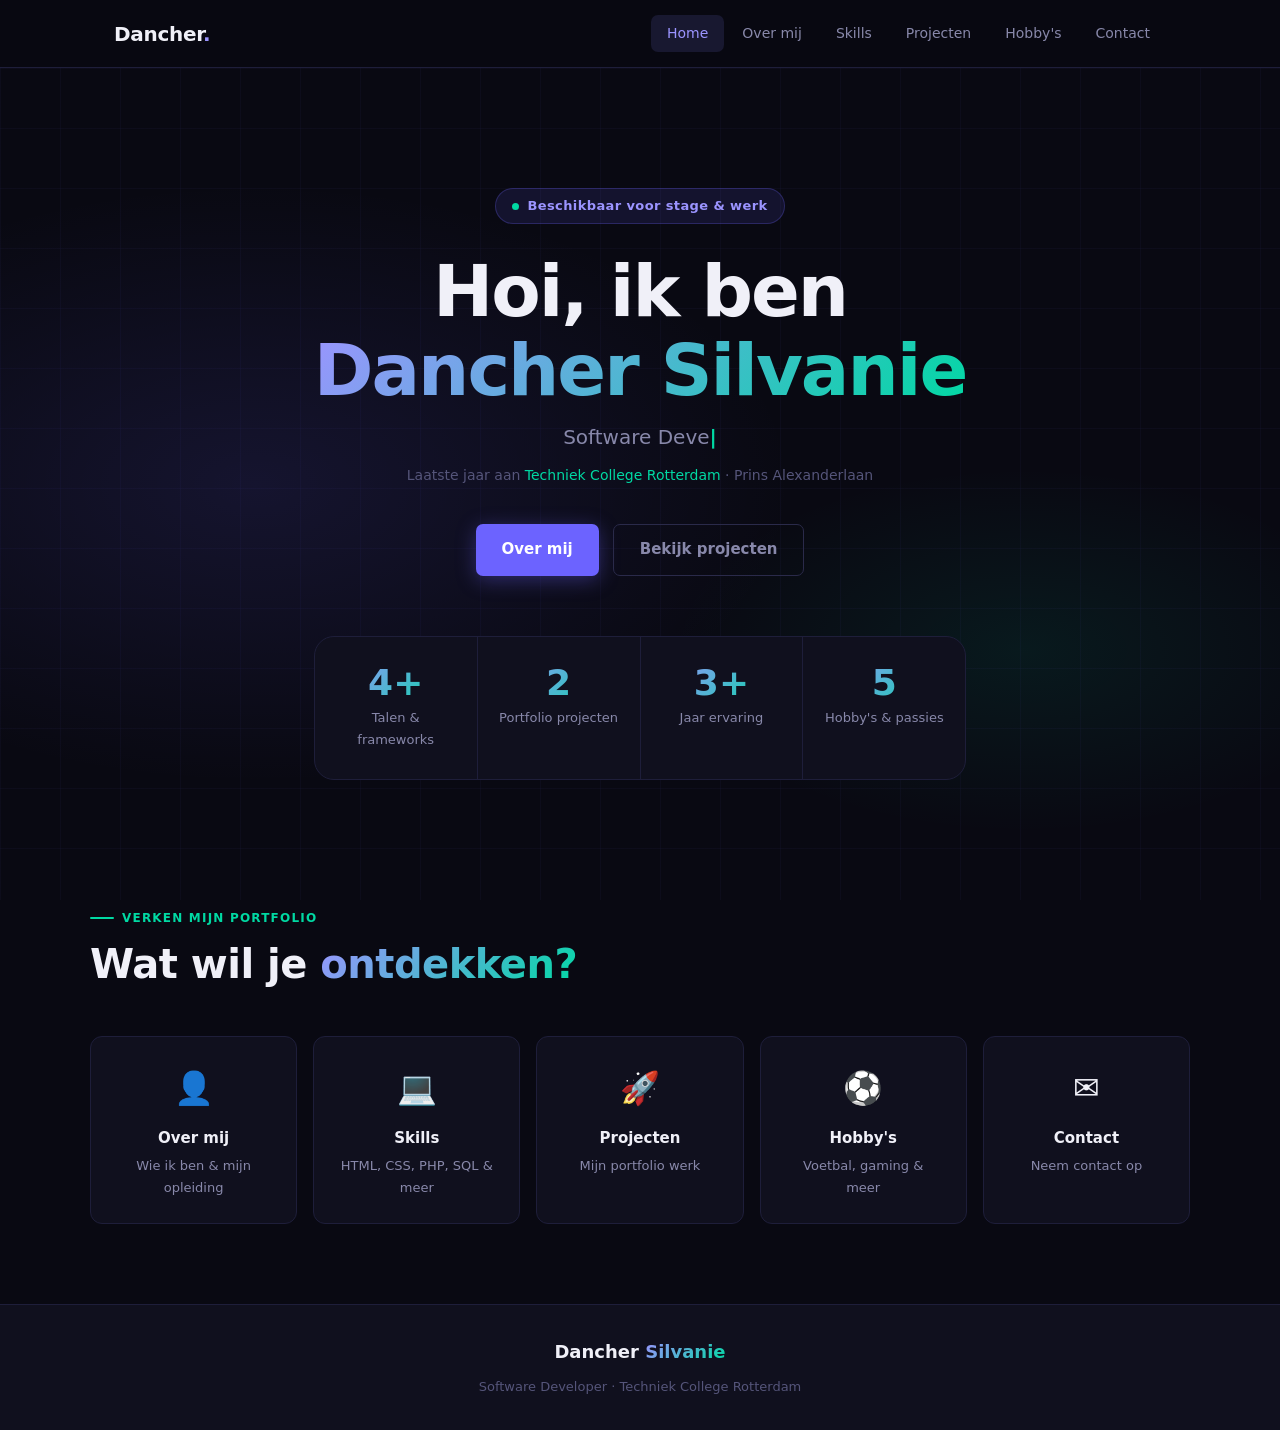
<file: project-portfolio/index.html>
<!DOCTYPE html>
<html lang="nl">
<head>
    <meta charset="UTF-8">
    <meta name="viewport" content="width=device-width, initial-scale=1.0">
    <title>Dancher Silvanie — Portfolio</title>
    <link rel="stylesheet" href="css/style.css">
</head>
<body>

<!-- NAVBAR -->
<nav class="navbar">
    <div class="nav-inner">
        <a href="index.html" class="nav-logo">Dancher<span>.</span></a>
        <ul class="nav-links">
            <li><a href="index.html"    class="active">Home</a></li>
            <li><a href="about.html">Over mij</a></li>
            <li><a href="skills.html">Skills</a></li>
            <li><a href="projects.html">Projecten</a></li>
            <li><a href="hobbies.html">Hobby's</a></li>
            <li><a href="contact.html">Contact</a></li>
        </ul>
        <button class="nav-toggle" id="navToggle" aria-label="Menu">
            <span></span><span></span><span></span>
        </button>
    </div>
</nav>

<!-- HERO -->
<div class="page-wrap">
    <section class="hero">
        <div class="hero-bg"></div>
        <div class="hero-grid"></div>

        <div class="hero-content">
            <div class="hero-badge fade-in">
                <span class="dot"></span>
                Beschikbaar voor stage & werk
            </div>

            <h1 class="fade-in fade-in-delay-1">
                <span class="first">Hoi, ik ben</span><br>
                <span class="last">Dancher Silvanie</span>
            </h1>

            <p class="hero-sub fade-in fade-in-delay-2">
                <span id="typedRole">Software Developer</span><span style="color:var(--teal);font-weight:700;">|</span>
            </p>
            <p class="hero-school fade-in fade-in-delay-2">
                Laatste jaar aan <span>Techniek College Rotterdam</span> · Prins Alexanderlaan
            </p>

            <div class="hero-cta fade-in fade-in-delay-3">
                <a href="about.html"    class="btn btn-primary">Over mij</a>
                <a href="projects.html" class="btn btn-outline">Bekijk projecten</a>
            </div>

            <!-- Stats -->
            <div class="stat-strip fade-in fade-in-delay-4">
                <div class="stat-item">
                    <div class="stat-num">4+</div>
                    <div class="stat-text">Talen & frameworks</div>
                </div>
                <div class="stat-item">
                    <div class="stat-num">2</div>
                    <div class="stat-text">Portfolio projecten</div>
                </div>
                <div class="stat-item">
                    <div class="stat-num">3+</div>
                    <div class="stat-text">Jaar ervaring</div>
                </div>
                <div class="stat-item">
                    <div class="stat-num">5</div>
                    <div class="stat-text">Hobby's & passies</div>
                </div>
            </div>
        </div>
    </section>

    <!-- QUICK LINKS -->
    <section class="section" style="padding-top:0;">
        <div class="container">
            <div class="section-label fade-in">Verken mijn portfolio</div>
            <h2 class="section-title fade-in fade-in-delay-1">Wat wil je <span>ontdekken?</span></h2>
            <div class="preview-grid">
                <a href="about.html" class="preview-card fade-in fade-in-delay-1">
                    <div class="pc-icon">👤</div>
                    <div class="pc-title">Over mij</div>
                    <div class="pc-sub">Wie ik ben & mijn opleiding</div>
                </a>
                <a href="skills.html" class="preview-card fade-in fade-in-delay-2">
                    <div class="pc-icon">💻</div>
                    <div class="pc-title">Skills</div>
                    <div class="pc-sub">HTML, CSS, PHP, SQL & meer</div>
                </a>
                <a href="projects.html" class="preview-card fade-in fade-in-delay-3">
                    <div class="pc-icon">🚀</div>
                    <div class="pc-title">Projecten</div>
                    <div class="pc-sub">Mijn portfolio werk</div>
                </a>
                <a href="hobbies.html" class="preview-card fade-in fade-in-delay-4">
                    <div class="pc-icon">⚽</div>
                    <div class="pc-title">Hobby's</div>
                    <div class="pc-sub">Voetbal, gaming & meer</div>
                </a>
                <a href="contact.html" class="preview-card fade-in fade-in-delay-5">
                    <div class="pc-icon">✉️</div>
                    <div class="pc-title">Contact</div>
                    <div class="pc-sub">Neem contact op</div>
                </a>
            </div>
        </div>
    </section>
</div>

<!-- FOOTER -->
<footer class="footer">
    <div class="footer-inner">
        <div class="footer-name">Dancher <span>Silvanie</span></div>
        <p>Software Developer · Techniek College Rotterdam</p>
    </div>
</footer>

<script src="js/main.js"></script>
<script>
    // Trigger hero fade-ins immediately
    document.querySelectorAll('.hero .fade-in').forEach((el, i) => {
        setTimeout(() => el.classList.add('visible'), i * 150);
    });
</script>
</body>
</html>
</file>
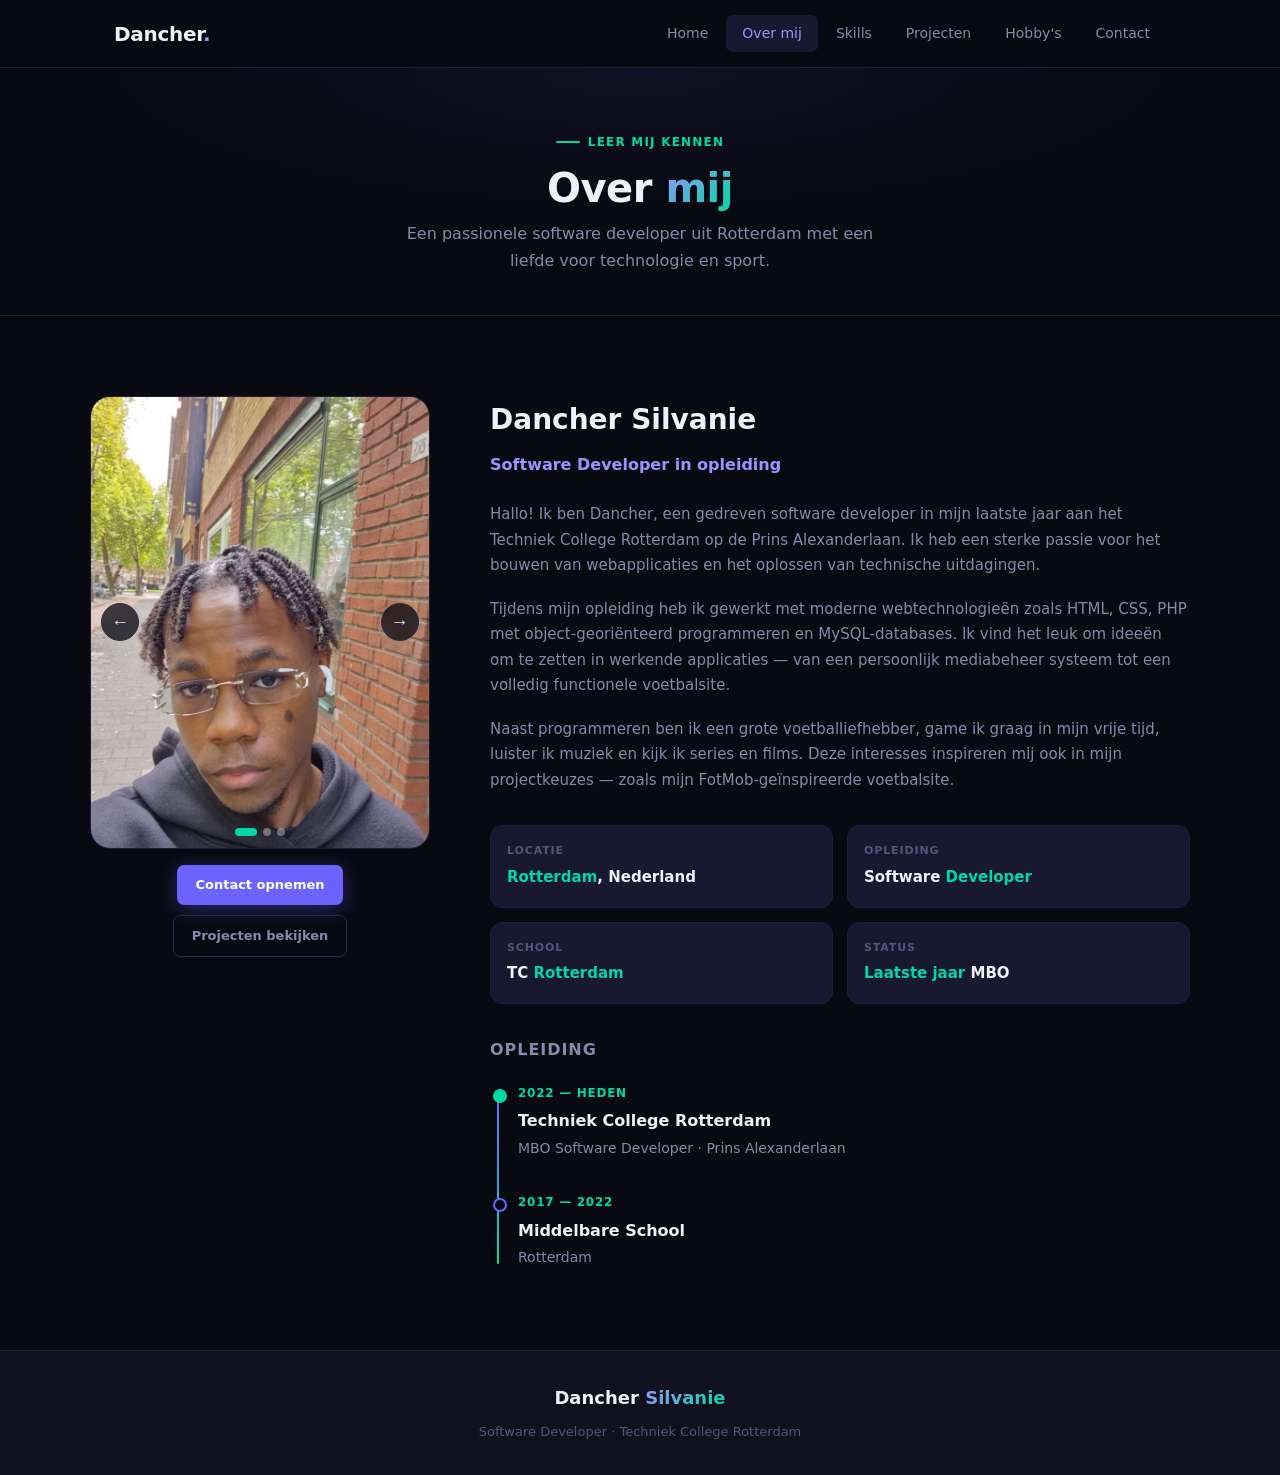
<file: project-portfolio/about.html>
<!DOCTYPE html>
<html lang="nl">
<head>
    <meta charset="UTF-8">
    <meta name="viewport" content="width=device-width, initial-scale=1.0">
    <title>Over mij — Dancher Silvanie</title>
    <link rel="stylesheet" href="css/style.css">
</head>
<body>

<nav class="navbar">
    <div class="nav-inner">
        <a href="index.html" class="nav-logo">Dancher<span>.</span></a>
        <ul class="nav-links">
            <li><a href="index.html">Home</a></li>
            <li><a href="about.html" class="active">Over mij</a></li>
            <li><a href="skills.html">Skills</a></li>
            <li><a href="projects.html">Projecten</a></li>
            <li><a href="hobbies.html">Hobby's</a></li>
            <li><a href="contact.html">Contact</a></li>
        </ul>
        <button class="nav-toggle" id="navToggle" aria-label="Menu">
            <span></span><span></span><span></span>
        </button>
    </div>
</nav>

<div class="page-wrap">
    <!-- Page header -->
    <div class="page-header">
        <div class="section-label">Leer mij kennen</div>
        <h1 class="section-title">Over <span>mij</span></h1>
        <p>Een passionele software developer uit Rotterdam met een liefde voor technologie en sport.</p>
    </div>

    <section class="section">
        <div class="container">
            <div class="about-grid">

                <!-- Foto carousel -->
                <div class="about-photo-wrap">
                    <div class="carousel">
                        <div class="photo-ring"></div>

                        <!-- ── Voeg hier extra foto's toe ── -->
                        <div class="carousel-slides">
                            <div class="carousel-slide active">
                                <img src="images/foto.jpg" alt="Dancher Silvanie">
                            </div>
                            <div class="carousel-slide">
                                <img src="images/foto2.jpg" alt="Dancher Silvanie">
                            </div>
                            <div class="carousel-slide">
                                <img src="images/foto3.jpg" alt="Dancher Silvanie">
                            </div>
                        </div>
                        <!-- ─────────────────────────────── -->

                        <button class="carousel-btn carousel-prev" aria-label="Vorige foto">&#8592;</button>
                        <button class="carousel-btn carousel-next" aria-label="Volgende foto">&#8594;</button>

                        <div class="carousel-dots" id="carouselDots"></div>
                    </div>

                    <div style="margin-top:16px;display:flex;gap:10px;justify-content:center;flex-wrap:wrap;">
                        <a href="contact.html" class="btn btn-primary" style="font-size:13px;padding:9px 18px;">
                            Contact opnemen
                        </a>
                        <a href="projects.html" class="btn btn-outline" style="font-size:13px;padding:9px 18px;">
                            Projecten bekijken
                        </a>
                    </div>
                </div>

                <!-- Tekst -->
                <div class="about-text">
                    <h2 class="fade-in">Dancher Silvanie</h2>
                    <div class="tagline fade-in fade-in-delay-1">Software Developer in opleiding</div>

                    <p class="fade-in fade-in-delay-1">
                        Hallo! Ik ben Dancher, een gedreven software developer in mijn laatste jaar aan het
                        Techniek College Rotterdam op de Prins Alexanderlaan. Ik heb een sterke passie voor
                        het bouwen van webapplicaties en het oplossen van technische uitdagingen.
                    </p>
                    <p class="fade-in fade-in-delay-2">
                        Tijdens mijn opleiding heb ik gewerkt met moderne webtechnologieën zoals HTML, CSS,
                        PHP met object-georiënteerd programmeren en MySQL-databases. Ik vind het leuk om
                        ideeën om te zetten in werkende applicaties — van een persoonlijk mediabeheer systeem
                        tot een volledig functionele voetbalsite.
                    </p>
                    <p class="fade-in fade-in-delay-3">
                        Naast programmeren ben ik een grote voetballiefhebber, game ik graag in mijn vrije tijd,
                        luister ik muziek en kijk ik series en films. Deze interesses inspireren mij ook in mijn
                        projectkeuzes — zoals mijn FotMob-geïnspireerde voetbalsite.
                    </p>

                    <!-- Feitjes -->
                    <div class="about-facts fade-in fade-in-delay-2">
                        <div class="fact-item">
                            <div class="fact-label">Locatie</div>
                            <div class="fact-value"><span>Rotterdam</span>, Nederland</div>
                        </div>
                        <div class="fact-item">
                            <div class="fact-label">Opleiding</div>
                            <div class="fact-value">Software <span>Developer</span></div>
                        </div>
                        <div class="fact-item">
                            <div class="fact-label">School</div>
                            <div class="fact-value">TC <span>Rotterdam</span></div>
                        </div>
                        <div class="fact-item">
                            <div class="fact-label">Status</div>
                            <div class="fact-value"><span>Laatste jaar</span> MBO</div>
                        </div>
                    </div>

                    <!-- Tijdlijn -->
                    <div class="fade-in fade-in-delay-3">
                        <h3 style="font-size:16px;font-weight:700;margin-bottom:20px;color:var(--text-muted);
                                   text-transform:uppercase;letter-spacing:.06em;">Opleiding</h3>
                        <div class="timeline">
                            <div class="timeline-item">
                                <div class="timeline-dot current"></div>
                                <div class="timeline-year">2022 — Heden</div>
                                <div class="timeline-school">Techniek College Rotterdam</div>
                                <div class="timeline-study">MBO Software Developer · Prins Alexanderlaan</div>
                            </div>
                            <div class="timeline-item">
                                <div class="timeline-dot"></div>
                                <div class="timeline-year">2017 — 2022</div>
                                <div class="timeline-school">Middelbare School</div>
                                <div class="timeline-study">Rotterdam</div>
                            </div>
                        </div>
                    </div>
                </div>
            </div>
        </div>
    </section>
</div>

<footer class="footer">
    <div class="footer-inner">
        <div class="footer-name">Dancher <span>Silvanie</span></div>
        <p>Software Developer · Techniek College Rotterdam</p>
    </div>
</footer>

<script src="js/main.js"></script>
</body>
</html>
</file>
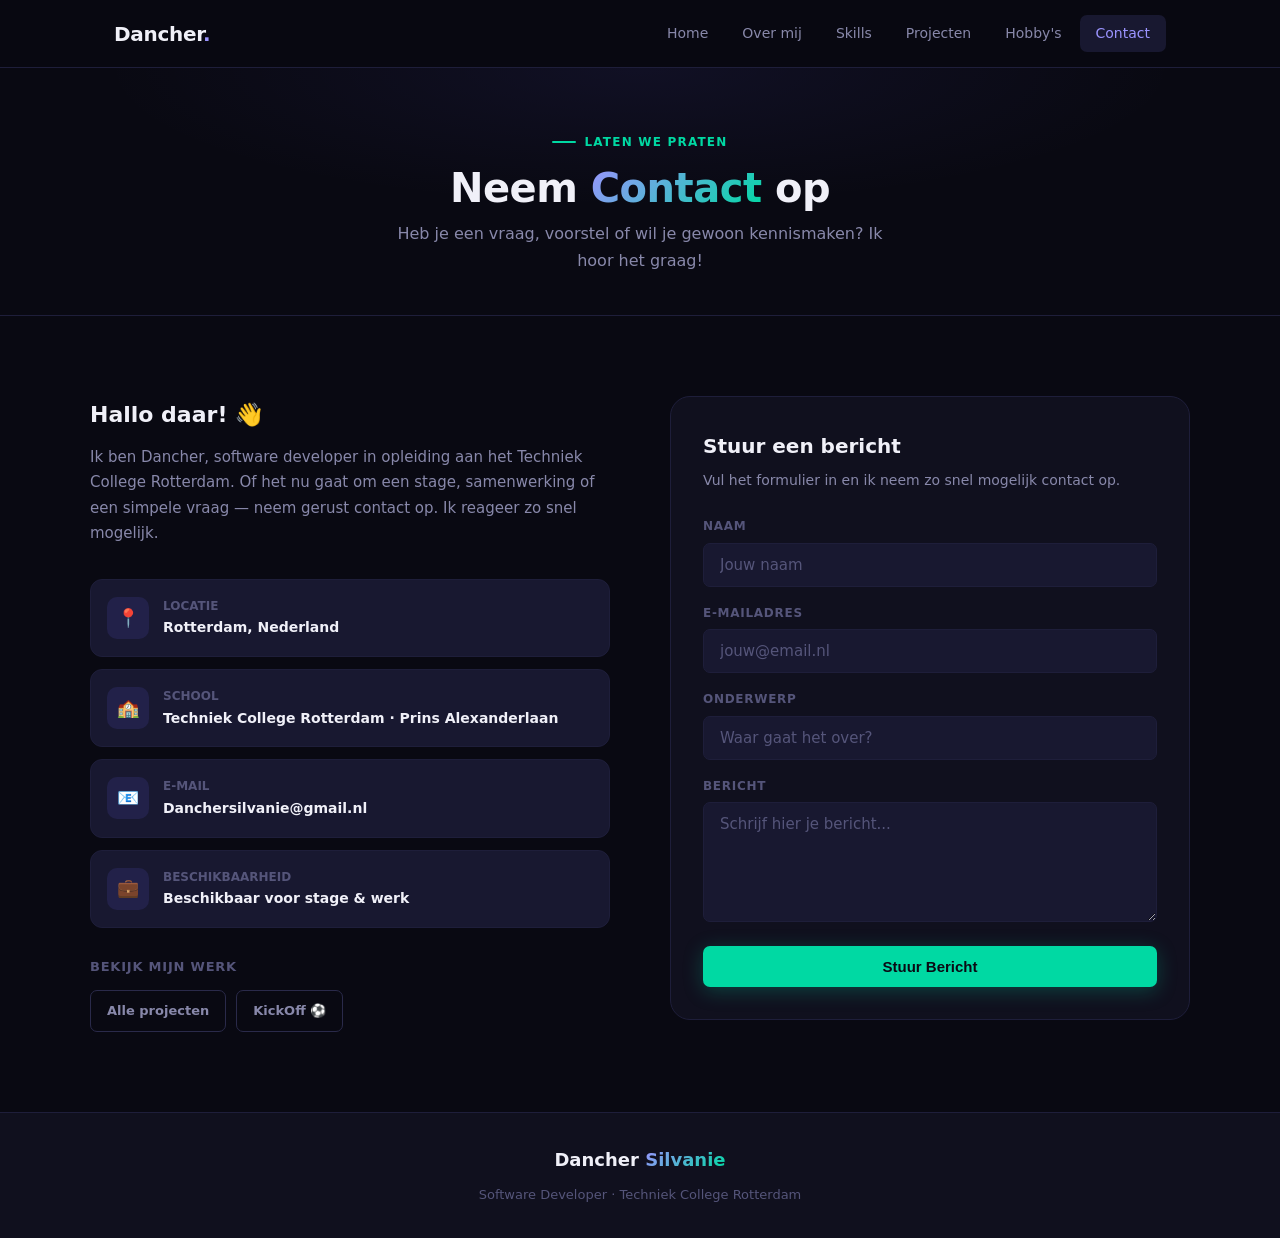
<file: project-portfolio/contact.html>
<!DOCTYPE html>
<html lang="nl">
<head>
    <meta charset="UTF-8">
    <meta name="viewport" content="width=device-width, initial-scale=1.0">
    <title>Contact — Dancher Silvanie</title>
    <link rel="stylesheet" href="css/style.css">
</head>
<body>

<nav class="navbar">
    <div class="nav-inner">
        <a href="index.html" class="nav-logo">Dancher<span>.</span></a>
        <ul class="nav-links">
            <li><a href="index.html">Home</a></li>
            <li><a href="about.html">Over mij</a></li>
            <li><a href="skills.html">Skills</a></li>
            <li><a href="projects.html">Projecten</a></li>
            <li><a href="hobbies.html">Hobby's</a></li>
            <li><a href="contact.html" class="active">Contact</a></li>
        </ul>
        <button class="nav-toggle" id="navToggle" aria-label="Menu">
            <span></span><span></span><span></span>
        </button>
    </div>
</nav>

<div class="page-wrap">
    <div class="page-header">
        <div class="section-label">Laten we praten</div>
        <h1 class="section-title">Neem <span>Contact</span> op</h1>
        <p>Heb je een vraag, voorstel of wil je gewoon kennismaken? Ik hoor het graag!</p>
    </div>

    <section class="section">
        <div class="container">
            <div class="contact-grid">

                <!-- Contactinfo -->
                <div class="fade-in">
                    <div class="contact-info-title">Hallo daar! 👋</div>
                    <p class="contact-info-desc">
                        Ik ben Dancher, software developer in opleiding aan het Techniek College Rotterdam.
                        Of het nu gaat om een stage, samenwerking of een simpele vraag — neem gerust contact op.
                        Ik reageer zo snel mogelijk.
                    </p>

                    <div class="contact-item">
                        <div class="contact-icon">📍</div>
                        <div>
                            <div class="contact-item-label">Locatie</div>
                            <div class="contact-item-value">Rotterdam, Nederland</div>
                        </div>
                    </div>

                    <div class="contact-item">
                        <div class="contact-icon">🏫</div>
                        <div>
                            <div class="contact-item-label">School</div>
                            <div class="contact-item-value">Techniek College Rotterdam · Prins Alexanderlaan</div>
                        </div>
                    </div>

                    <div class="contact-item">
                        <div class="contact-icon">📧</div>
                        <div>
                            <div class="contact-item-label">E-mail</div>
                            <div class="contact-item-value">Danchersilvanie@gmail.nl</div>
                        </div>
                    </div>

                    <div class="contact-item">
                        <div class="contact-icon">💼</div>
                        <div>
                            <div class="contact-item-label">Beschikbaarheid</div>
                            <div class="contact-item-value">Beschikbaar voor stage & werk</div>
                        </div>
                    </div>

                    <!-- Snelle links naar projecten -->
                    <div style="margin-top:28px;">
                        <p style="font-size:13px;font-weight:700;text-transform:uppercase;
                                  letter-spacing:.06em;color:var(--text-dim);margin-bottom:12px;">
                            Bekijk mijn werk
                        </p>
                        <div style="display:flex;gap:10px;flex-wrap:wrap;">
                            <a href="projects.html" class="btn btn-outline"
                               style="font-size:13px;padding:9px 16px;">
                                Alle projecten
                            </a>
                            <a href="../project-fotmob/index.php" class="btn btn-outline"
                               style="font-size:13px;padding:9px 16px;">
                                KickOff ⚽
                            </a>
                        </div>
                    </div>
                </div>

                <!-- Contactformulier -->
                <div class="fade-in fade-in-delay-1">
                    <div style="background:var(--bg-card);border:1px solid var(--border);
                         border-radius:var(--radius-lg);padding:32px;">
                        <h2 style="font-size:20px;font-weight:800;margin-bottom:6px;">
                            Stuur een bericht
                        </h2>
                        <p style="color:var(--text-muted);font-size:14px;margin-bottom:24px;">
                            Vul het formulier in en ik neem zo snel mogelijk contact op.
                        </p>

                        <form class="contact-form" id="contactForm">
                            <div class="form-group">
                                <label for="naam">Naam</label>
                                <input type="text" id="naam" name="naam" class="form-control"
                                       placeholder="Jouw naam" required>
                            </div>
                            <div class="form-group">
                                <label for="email">E-mailadres</label>
                                <input type="email" id="email" name="email" class="form-control"
                                       placeholder="jouw@email.nl" required>
                            </div>
                            <div class="form-group">
                                <label for="onderwerp">Onderwerp</label>
                                <input type="text" id="onderwerp" name="onderwerp" class="form-control"
                                       placeholder="Waar gaat het over?">
                            </div>
                            <div class="form-group">
                                <label for="bericht">Bericht</label>
                                <textarea id="bericht" name="bericht" class="form-control"
                                          placeholder="Schrijf hier je bericht..." rows="5" required></textarea>
                            </div>
                            <button type="submit" class="btn btn-teal" style="width:100%;justify-content:center;">
                                Stuur Bericht
                            </button>
                        </form>
                    </div>
                </div>

            </div>
        </div>
    </section>
</div>

<footer class="footer">
    <div class="footer-inner">
        <div class="footer-name">Dancher <span>Silvanie</span></div>
        <p>Software Developer · Techniek College Rotterdam</p>
    </div>
</footer>

<script src="js/main.js"></script>
</body>
</html>
</file>
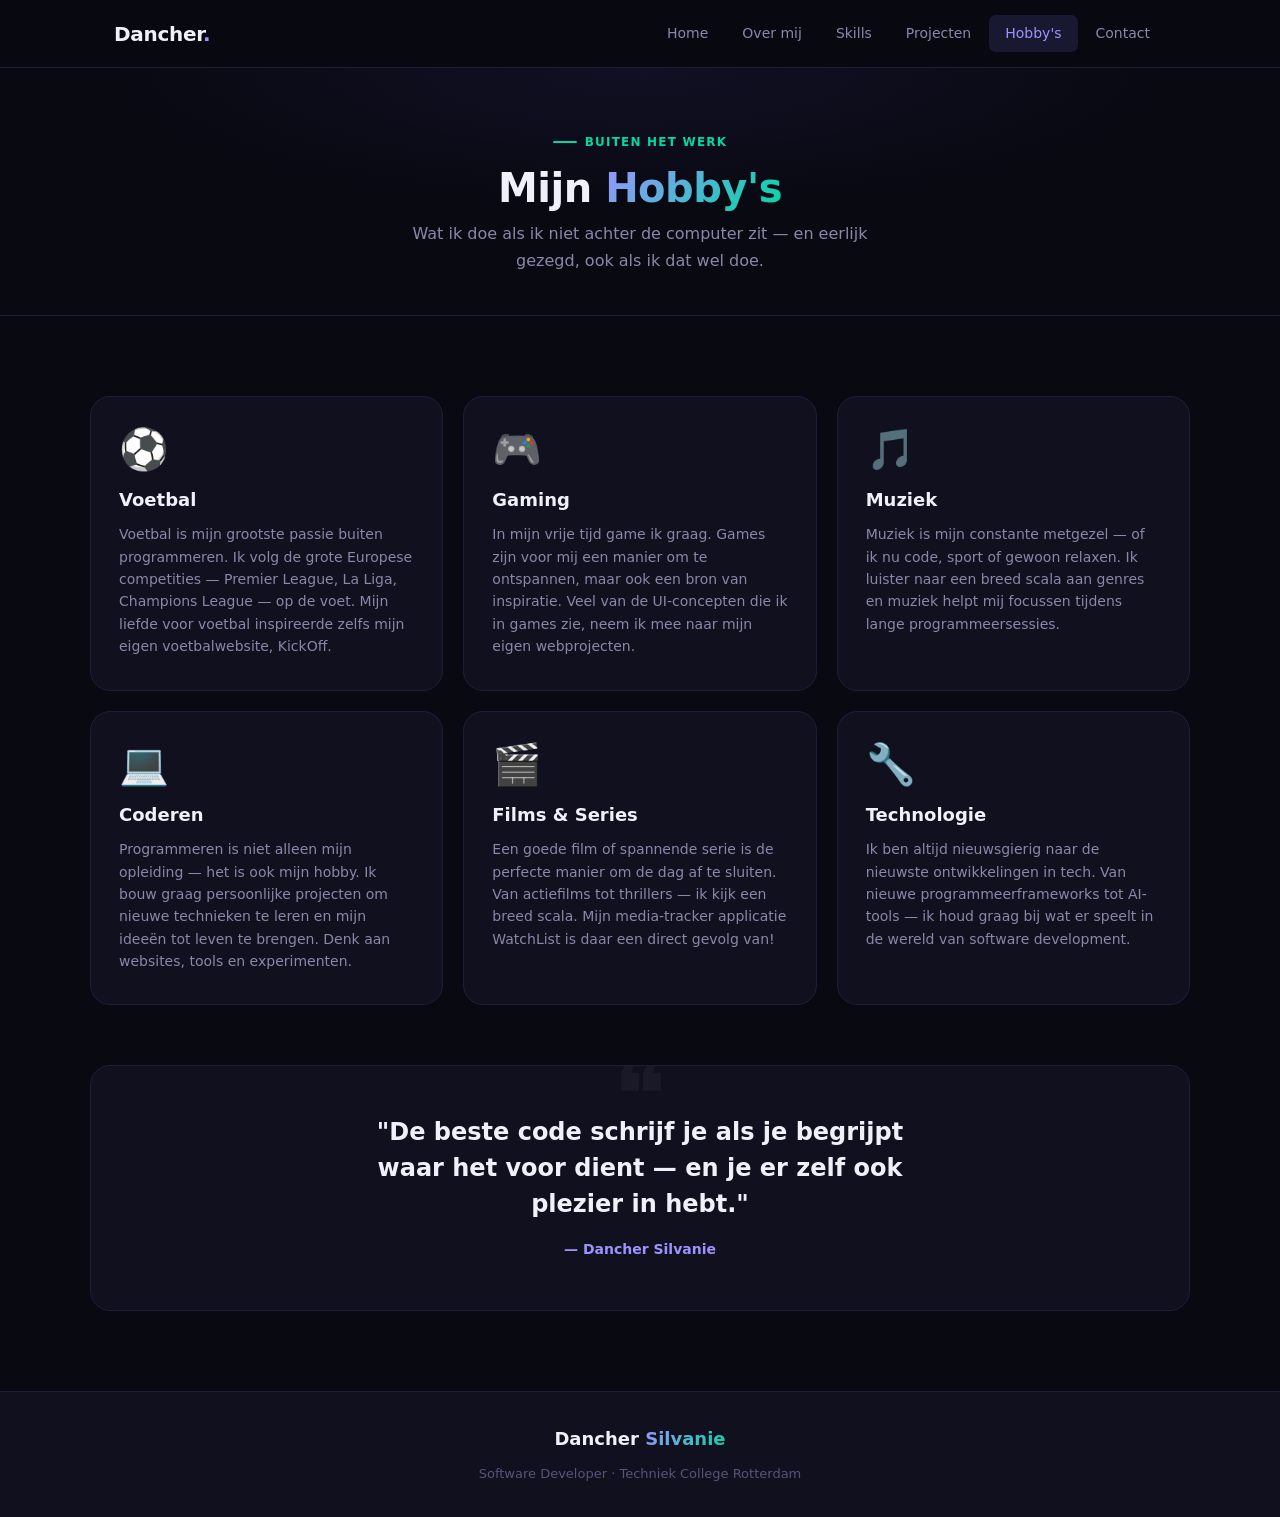
<file: project-portfolio/hobbies.html>
<!DOCTYPE html>
<html lang="nl">
<head>
    <meta charset="UTF-8">
    <meta name="viewport" content="width=device-width, initial-scale=1.0">
    <title>Hobby's — Dancher Silvanie</title>
    <link rel="stylesheet" href="css/style.css">
</head>
<body>

<nav class="navbar">
    <div class="nav-inner">
        <a href="index.html" class="nav-logo">Dancher<span>.</span></a>
        <ul class="nav-links">
            <li><a href="index.html">Home</a></li>
            <li><a href="about.html">Over mij</a></li>
            <li><a href="skills.html">Skills</a></li>
            <li><a href="projects.html">Projecten</a></li>
            <li><a href="hobbies.html" class="active">Hobby's</a></li>
            <li><a href="contact.html">Contact</a></li>
        </ul>
        <button class="nav-toggle" id="navToggle" aria-label="Menu">
            <span></span><span></span><span></span>
        </button>
    </div>
</nav>

<div class="page-wrap">
    <div class="page-header">
        <div class="section-label">Buiten het werk</div>
        <h1 class="section-title">Mijn <span>Hobby's</span></h1>
        <p>Wat ik doe als ik niet achter de computer zit — en eerlijk gezegd, ook als ik dat wel doe.</p>
    </div>

    <section class="section">
        <div class="container">
            <div class="hobbies-grid">

                <!-- Voetbal -->
                <div class="hobby-card fade-in">
                    <div class="hobby-icon">⚽</div>
                    <div class="hobby-title">Voetbal</div>
                    <p class="hobby-desc">
                        Voetbal is mijn grootste passie buiten programmeren. Ik volg de grote
                        Europese competities — Premier League, La Liga, Champions League —
                        op de voet. Mijn liefde voor voetbal inspireerde zelfs mijn eigen
                        voetbalwebsite, KickOff.
                    </p>
                </div>

                <!-- Gaming -->
                <div class="hobby-card fade-in fade-in-delay-1">
                    <div class="hobby-icon">🎮</div>
                    <div class="hobby-title">Gaming</div>
                    <p class="hobby-desc">
                        In mijn vrije tijd game ik graag. Games zijn voor mij een manier om
                        te ontspannen, maar ook een bron van inspiratie. Veel van de
                        UI-concepten die ik in games zie, neem ik mee naar mijn eigen
                        webprojecten.
                    </p>
                </div>

                <!-- Muziek -->
                <div class="hobby-card fade-in fade-in-delay-2">
                    <div class="hobby-icon">🎵</div>
                    <div class="hobby-title">Muziek</div>
                    <p class="hobby-desc">
                        Muziek is mijn constante metgezel — of ik nu code, sport of gewoon
                        relaxen. Ik luister naar een breed scala aan genres en muziek
                        helpt mij focussen tijdens lange programmeersessies.
                    </p>
                </div>

                <!-- Coderen -->
                <div class="hobby-card fade-in fade-in-delay-1">
                    <div class="hobby-icon">💻</div>
                    <div class="hobby-title">Coderen</div>
                    <p class="hobby-desc">
                        Programmeren is niet alleen mijn opleiding — het is ook mijn hobby.
                        Ik bouw graag persoonlijke projecten om nieuwe technieken te leren
                        en mijn ideeën tot leven te brengen. Denk aan websites, tools en
                        experimenten.
                    </p>
                </div>

                <!-- Films & Series -->
                <div class="hobby-card fade-in fade-in-delay-2">
                    <div class="hobby-icon">🎬</div>
                    <div class="hobby-title">Films & Series</div>
                    <p class="hobby-desc">
                        Een goede film of spannende serie is de perfecte manier om de dag
                        af te sluiten. Van actiefilms tot thrillers — ik kijk een breed
                        scala. Mijn media-tracker applicatie WatchList is daar een direct
                        gevolg van!
                    </p>
                </div>

                <!-- Technologie -->
                <div class="hobby-card fade-in fade-in-delay-3">
                    <div class="hobby-icon">🔧</div>
                    <div class="hobby-title">Technologie</div>
                    <p class="hobby-desc">
                        Ik ben altijd nieuwsgierig naar de nieuwste ontwikkelingen in tech.
                        Van nieuwe programmeerframeworks tot AI-tools — ik houd graag bij
                        wat er speelt in de wereld van software development.
                    </p>
                </div>

            </div>

            <!-- Quote sectie -->
            <div class="fade-in" style="margin-top:60px;text-align:center;
                 background:var(--bg-card);border:1px solid var(--border);
                 border-radius:var(--radius-lg);padding:48px 32px;position:relative;overflow:hidden;">
                <div style="position:absolute;top:-20px;left:50%;transform:translateX(-50%);
                     font-size:100px;opacity:.04;line-height:1;">❝</div>
                <blockquote style="position:relative;font-size:clamp(18px,3vw,24px);
                             font-weight:700;line-height:1.5;color:var(--text);max-width:600px;margin:0 auto;">
                    "De beste code schrijf je als je begrijpt waar het voor dient —
                    en je er zelf ook plezier in hebt."
                </blockquote>
                <p style="margin-top:16px;color:var(--indigo-light);font-weight:600;font-size:14px;">
                    — Dancher Silvanie
                </p>
            </div>
        </div>
    </section>
</div>

<footer class="footer">
    <div class="footer-inner">
        <div class="footer-name">Dancher <span>Silvanie</span></div>
        <p>Software Developer · Techniek College Rotterdam</p>
    </div>
</footer>

<script src="js/main.js"></script>
</body>
</html>
</file>
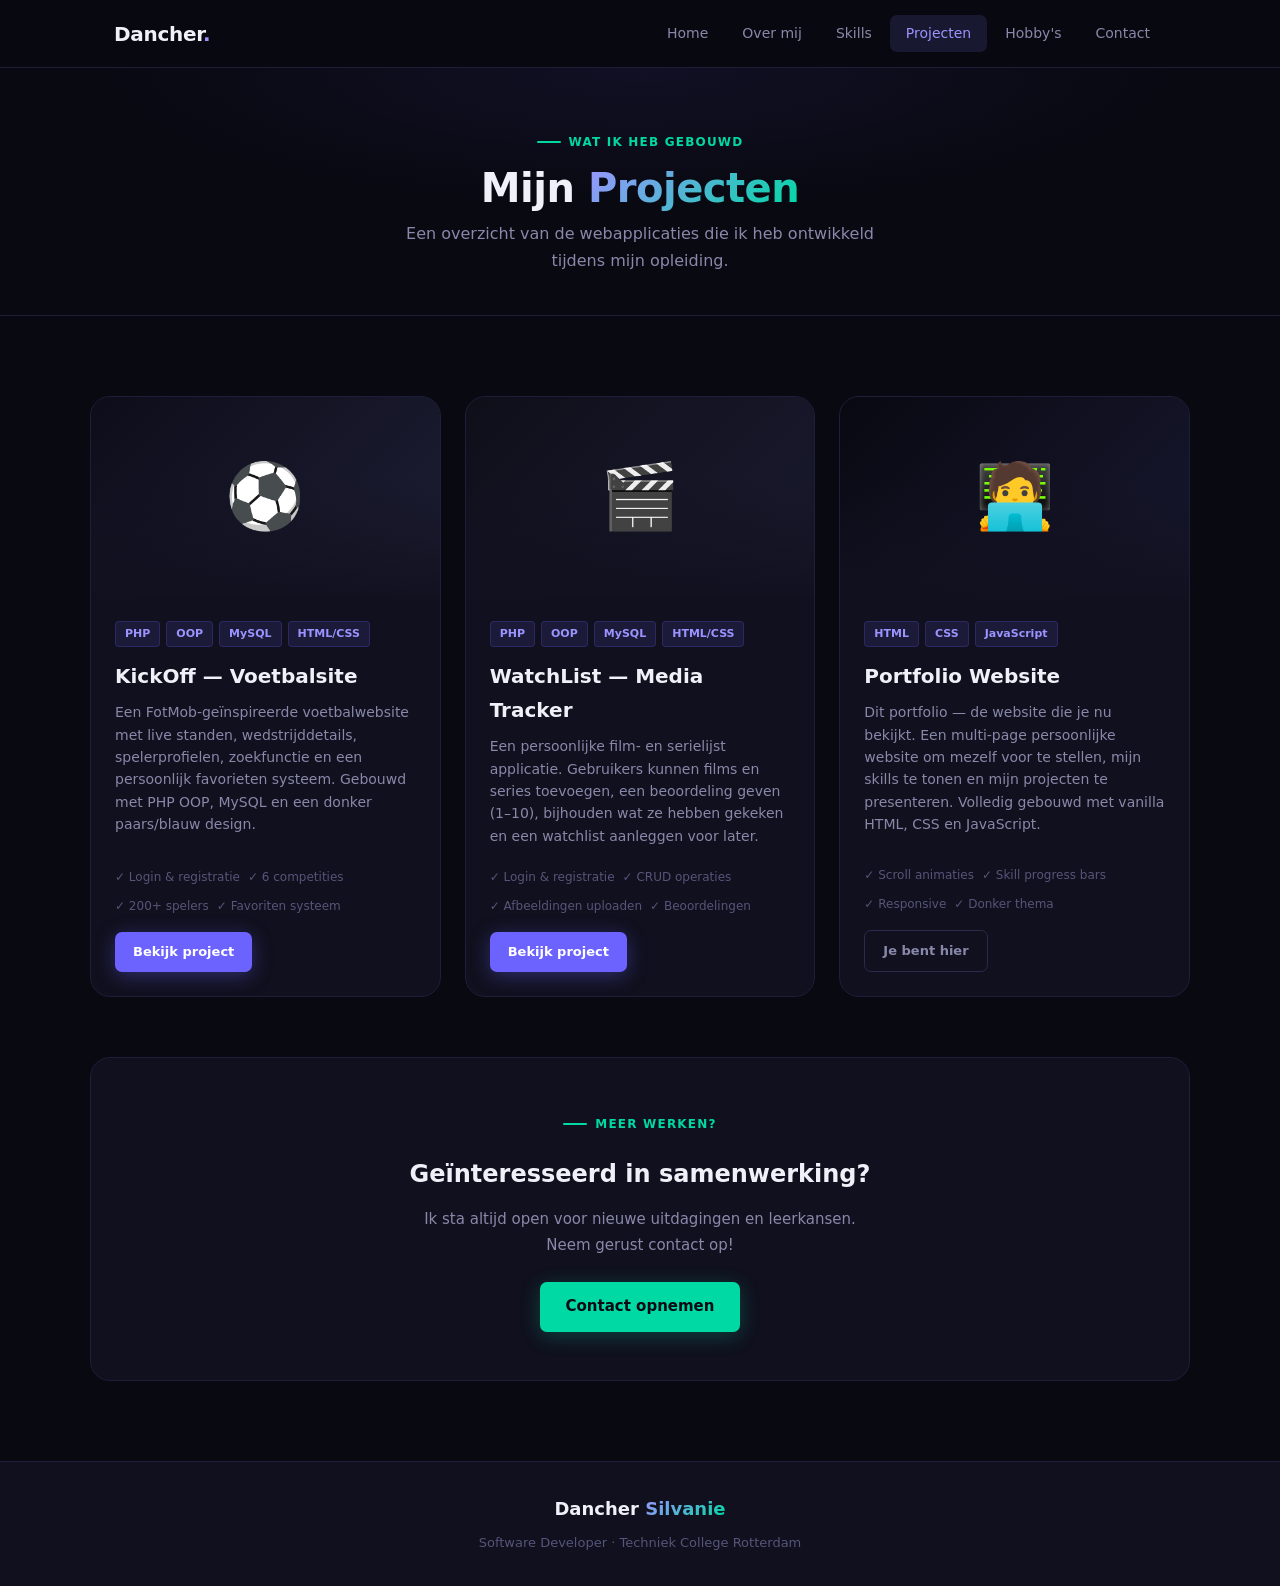
<file: project-portfolio/projects.html>
<!DOCTYPE html>
<html lang="nl">
<head>
    <meta charset="UTF-8">
    <meta name="viewport" content="width=device-width, initial-scale=1.0">
    <title>Projecten — Dancher Silvanie</title>
    <link rel="stylesheet" href="css/style.css">
</head>
<body>

<nav class="navbar">
    <div class="nav-inner">
        <a href="index.html" class="nav-logo">Dancher<span>.</span></a>
        <ul class="nav-links">
            <li><a href="index.html">Home</a></li>
            <li><a href="about.html">Over mij</a></li>
            <li><a href="skills.html">Skills</a></li>
            <li><a href="projects.html" class="active">Projecten</a></li>
            <li><a href="hobbies.html">Hobby's</a></li>
            <li><a href="contact.html">Contact</a></li>
        </ul>
        <button class="nav-toggle" id="navToggle" aria-label="Menu">
            <span></span><span></span><span></span>
        </button>
    </div>
</nav>

<div class="page-wrap">
    <div class="page-header">
        <div class="section-label">Wat ik heb gebouwd</div>
        <h1 class="section-title">Mijn <span>Projecten</span></h1>
        <p>Een overzicht van de webapplicaties die ik heb ontwikkeld tijdens mijn opleiding.</p>
    </div>

    <section class="section">
        <div class="container">
            <div class="projects-grid">

                <!-- Project 1: KickOff -->
                <div class="project-card fade-in">
                    <div class="project-thumb" style="background: linear-gradient(135deg, #0D0D1A, #1E1E35);">
                        <span style="position:relative;z-index:1;font-size:64px;">⚽</span>
                    </div>
                    <div class="project-body">
                        <div class="project-tags">
                            <span class="project-tag">PHP</span>
                            <span class="project-tag">OOP</span>
                            <span class="project-tag">MySQL</span>
                            <span class="project-tag">HTML/CSS</span>
                        </div>
                        <div class="project-title">KickOff — Voetbalsite</div>
                        <p class="project-desc">
                            Een FotMob-geïnspireerde voetbalwebsite met live standen, wedstrijddetails,
                            spelerprofielen, zoekfunctie en een persoonlijk favorieten systeem.
                            Gebouwd met PHP OOP, MySQL en een donker paars/blauw design.
                        </p>
                        <div style="display:flex;gap:8px;flex-wrap:wrap;margin-bottom:16px;">
                            <span style="font-size:12px;color:var(--text-dim);">✓ Login & registratie</span>
                            <span style="font-size:12px;color:var(--text-dim);">✓ 6 competities</span>
                            <span style="font-size:12px;color:var(--text-dim);">✓ 200+ spelers</span>
                            <span style="font-size:12px;color:var(--text-dim);">✓ Favoriten systeem</span>
                        </div>
                        <div class="project-links">
                            <a href="../project-fotmob/index.php" class="btn btn-primary"
                               style="font-size:13px;padding:9px 18px;">
                                Bekijk project
                            </a>
                        </div>
                    </div>
                </div>

                <!-- Project 2: WatchList -->
                <div class="project-card fade-in fade-in-delay-1">
                    <div class="project-thumb" style="background: linear-gradient(135deg, #0F0F1A, #1A1A30);">
                        <span style="position:relative;z-index:1;font-size:64px;">🎬</span>
                    </div>
                    <div class="project-body">
                        <div class="project-tags">
                            <span class="project-tag">PHP</span>
                            <span class="project-tag">OOP</span>
                            <span class="project-tag">MySQL</span>
                            <span class="project-tag">HTML/CSS</span>
                        </div>
                        <div class="project-title">WatchList — Media Tracker</div>
                        <p class="project-desc">
                            Een persoonlijke film- en serielijst applicatie. Gebruikers kunnen
                            films en series toevoegen, een beoordeling geven (1–10), bijhouden
                            wat ze hebben gekeken en een watchlist aanleggen voor later.
                        </p>
                        <div style="display:flex;gap:8px;flex-wrap:wrap;margin-bottom:16px;">
                            <span style="font-size:12px;color:var(--text-dim);">✓ Login & registratie</span>
                            <span style="font-size:12px;color:var(--text-dim);">✓ CRUD operaties</span>
                            <span style="font-size:12px;color:var(--text-dim);">✓ Afbeeldingen uploaden</span>
                            <span style="font-size:12px;color:var(--text-dim);">✓ Beoordelingen</span>
                        </div>
                        <div class="project-links">
                            <a href="../project-html/index.php" class="btn btn-primary"
                               style="font-size:13px;padding:9px 18px;">
                                Bekijk project
                            </a>
                        </div>
                    </div>
                </div>

                <!-- Project 3: Portfolio (this) -->
                <div class="project-card fade-in fade-in-delay-2">
                    <div class="project-thumb"
                         style="background: linear-gradient(135deg, #090912, #181830);">
                        <span style="position:relative;z-index:1;font-size:64px;">🧑‍💻</span>
                    </div>
                    <div class="project-body">
                        <div class="project-tags">
                            <span class="project-tag">HTML</span>
                            <span class="project-tag">CSS</span>
                            <span class="project-tag">JavaScript</span>
                        </div>
                        <div class="project-title">Portfolio Website</div>
                        <p class="project-desc">
                            Dit portfolio — de website die je nu bekijkt. Een multi-page persoonlijke
                            website om mezelf voor te stellen, mijn skills te tonen en mijn projecten
                            te presenteren. Volledig gebouwd met vanilla HTML, CSS en JavaScript.
                        </p>
                        <div style="display:flex;gap:8px;flex-wrap:wrap;margin-bottom:16px;">
                            <span style="font-size:12px;color:var(--text-dim);">✓ Scroll animaties</span>
                            <span style="font-size:12px;color:var(--text-dim);">✓ Skill progress bars</span>
                            <span style="font-size:12px;color:var(--text-dim);">✓ Responsive</span>
                            <span style="font-size:12px;color:var(--text-dim);">✓ Donker thema</span>
                        </div>
                        <div class="project-links">
                            <a href="index.html" class="btn btn-outline"
                               style="font-size:13px;padding:9px 18px;">
                                Je bent hier
                            </a>
                        </div>
                    </div>
                </div>

            </div>

            <!-- CTA -->
            <div class="fade-in" style="text-align:center;margin-top:60px;padding:48px;
                 background:var(--bg-card);border:1px solid var(--border);border-radius:var(--radius-lg);">
                <div class="section-label" style="justify-content:center;">Meer werken?</div>
                <h2 style="font-size:24px;font-weight:800;margin:8px 0 12px;">
                    Geïnteresseerd in samenwerking?
                </h2>
                <p style="color:var(--text-muted);font-size:15px;margin-bottom:24px;max-width:440px;margin-left:auto;margin-right:auto;">
                    Ik sta altijd open voor nieuwe uitdagingen en leerkansen.
                    Neem gerust contact op!
                </p>
                <a href="contact.html" class="btn btn-teal">Contact opnemen</a>
            </div>
        </div>
    </section>
</div>

<footer class="footer">
    <div class="footer-inner">
        <div class="footer-name">Dancher <span>Silvanie</span></div>
        <p>Software Developer · Techniek College Rotterdam</p>
    </div>
</footer>

<script src="js/main.js"></script>
</body>
</html>
</file>
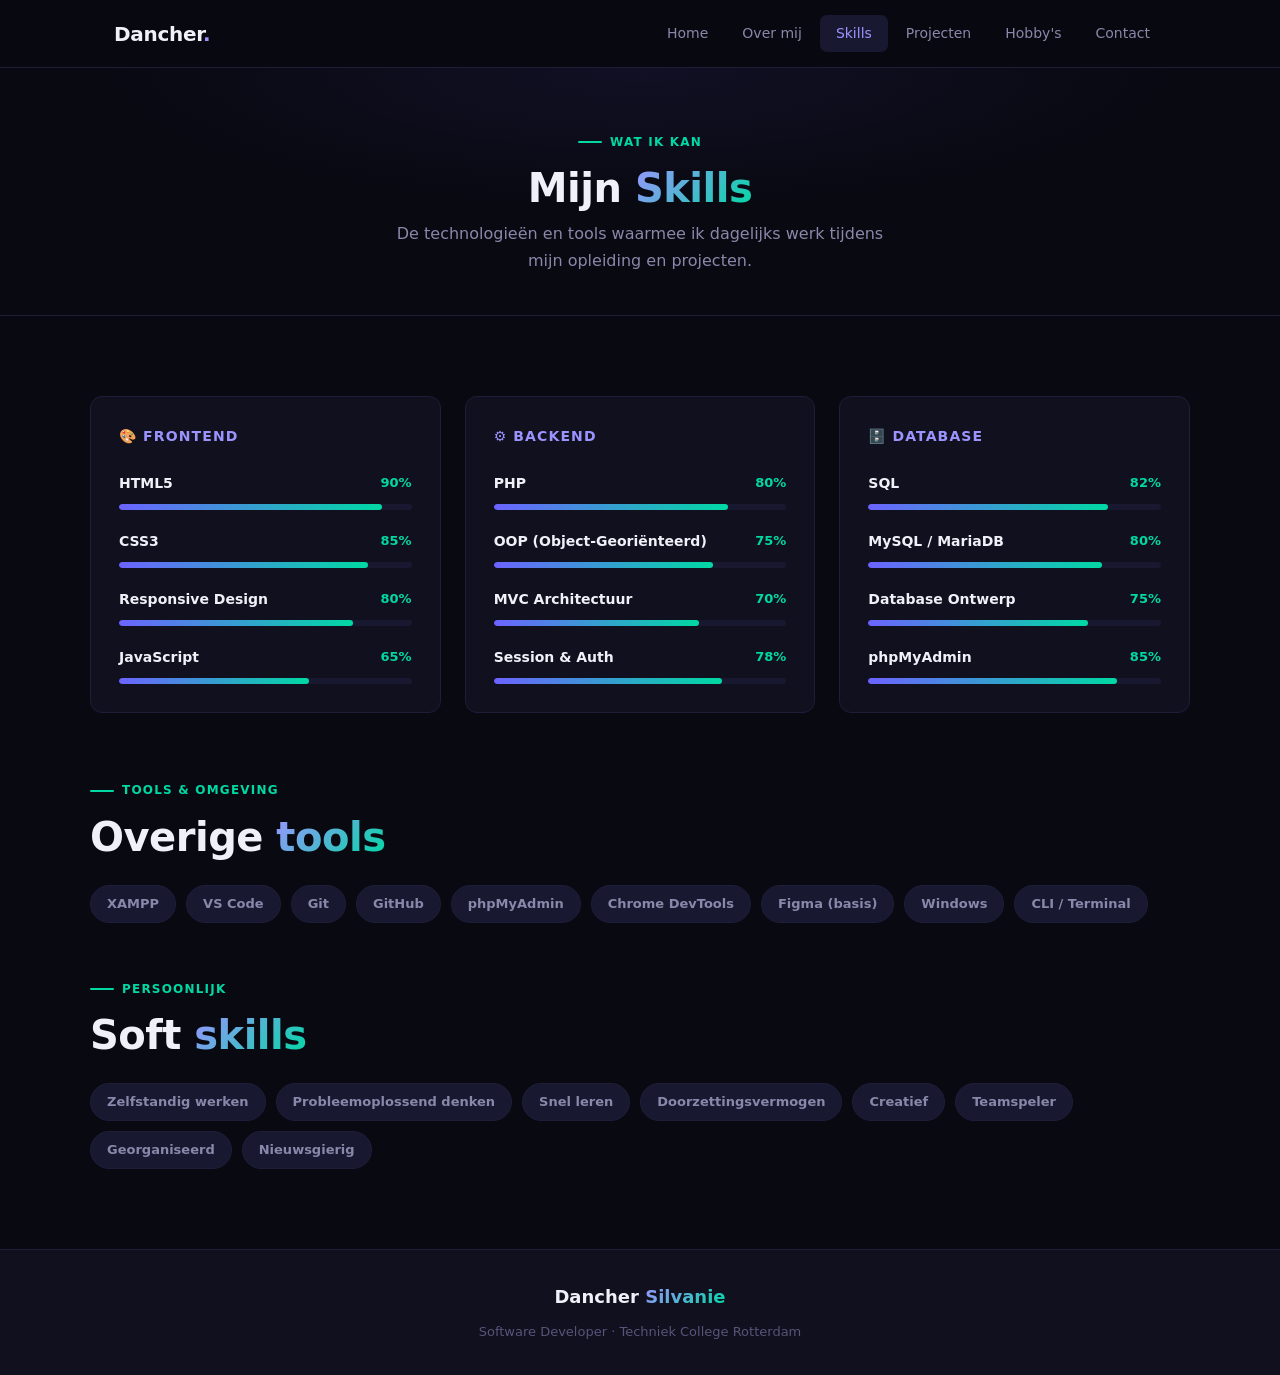
<file: project-portfolio/skills.html>
<!DOCTYPE html>
<html lang="nl">
<head>
    <meta charset="UTF-8">
    <meta name="viewport" content="width=device-width, initial-scale=1.0">
    <title>Skills — Dancher Silvanie</title>
    <link rel="stylesheet" href="css/style.css">
</head>
<body>

<nav class="navbar">
    <div class="nav-inner">
        <a href="index.html" class="nav-logo">Dancher<span>.</span></a>
        <ul class="nav-links">
            <li><a href="index.html">Home</a></li>
            <li><a href="about.html">Over mij</a></li>
            <li><a href="skills.html" class="active">Skills</a></li>
            <li><a href="projects.html">Projecten</a></li>
            <li><a href="hobbies.html">Hobby's</a></li>
            <li><a href="contact.html">Contact</a></li>
        </ul>
        <button class="nav-toggle" id="navToggle" aria-label="Menu">
            <span></span><span></span><span></span>
        </button>
    </div>
</nav>

<div class="page-wrap">
    <div class="page-header">
        <div class="section-label">Wat ik kan</div>
        <h1 class="section-title">Mijn <span>Skills</span></h1>
        <p>De technologieën en tools waarmee ik dagelijks werk tijdens mijn opleiding en projecten.</p>
    </div>

    <section class="section">
        <div class="container">

            <!-- Skill categorieën -->
            <div class="skills-categories">

                <!-- Frontend -->
                <div class="skill-category fade-in">
                    <div class="skill-category-title">🎨 Frontend</div>

                    <div class="skill-item">
                        <div class="skill-meta">
                            <span class="skill-name">HTML5</span>
                            <span class="skill-pct">90%</span>
                        </div>
                        <div class="skill-bar">
                            <div class="skill-fill" data-width="90%"></div>
                        </div>
                    </div>

                    <div class="skill-item">
                        <div class="skill-meta">
                            <span class="skill-name">CSS3</span>
                            <span class="skill-pct">85%</span>
                        </div>
                        <div class="skill-bar">
                            <div class="skill-fill" data-width="85%"></div>
                        </div>
                    </div>

                    <div class="skill-item">
                        <div class="skill-meta">
                            <span class="skill-name">Responsive Design</span>
                            <span class="skill-pct">80%</span>
                        </div>
                        <div class="skill-bar">
                            <div class="skill-fill" data-width="80%"></div>
                        </div>
                    </div>

                    <div class="skill-item">
                        <div class="skill-meta">
                            <span class="skill-name">JavaScript</span>
                            <span class="skill-pct">65%</span>
                        </div>
                        <div class="skill-bar">
                            <div class="skill-fill" data-width="65%"></div>
                        </div>
                    </div>
                </div>

                <!-- Backend -->
                <div class="skill-category fade-in fade-in-delay-1">
                    <div class="skill-category-title">⚙️ Backend</div>

                    <div class="skill-item">
                        <div class="skill-meta">
                            <span class="skill-name">PHP</span>
                            <span class="skill-pct">80%</span>
                        </div>
                        <div class="skill-bar">
                            <div class="skill-fill" data-width="80%"></div>
                        </div>
                    </div>

                    <div class="skill-item">
                        <div class="skill-meta">
                            <span class="skill-name">OOP (Object-Georiënteerd)</span>
                            <span class="skill-pct">75%</span>
                        </div>
                        <div class="skill-bar">
                            <div class="skill-fill" data-width="75%"></div>
                        </div>
                    </div>

                    <div class="skill-item">
                        <div class="skill-meta">
                            <span class="skill-name">MVC Architectuur</span>
                            <span class="skill-pct">70%</span>
                        </div>
                        <div class="skill-bar">
                            <div class="skill-fill" data-width="70%"></div>
                        </div>
                    </div>

                    <div class="skill-item">
                        <div class="skill-meta">
                            <span class="skill-name">Session & Auth</span>
                            <span class="skill-pct">78%</span>
                        </div>
                        <div class="skill-bar">
                            <div class="skill-fill" data-width="78%"></div>
                        </div>
                    </div>
                </div>

                <!-- Database -->
                <div class="skill-category fade-in fade-in-delay-2">
                    <div class="skill-category-title">🗄️ Database</div>

                    <div class="skill-item">
                        <div class="skill-meta">
                            <span class="skill-name">SQL</span>
                            <span class="skill-pct">82%</span>
                        </div>
                        <div class="skill-bar">
                            <div class="skill-fill" data-width="82%"></div>
                        </div>
                    </div>

                    <div class="skill-item">
                        <div class="skill-meta">
                            <span class="skill-name">MySQL / MariaDB</span>
                            <span class="skill-pct">80%</span>
                        </div>
                        <div class="skill-bar">
                            <div class="skill-fill" data-width="80%"></div>
                        </div>
                    </div>

                    <div class="skill-item">
                        <div class="skill-meta">
                            <span class="skill-name">Database Ontwerp</span>
                            <span class="skill-pct">75%</span>
                        </div>
                        <div class="skill-bar">
                            <div class="skill-fill" data-width="75%"></div>
                        </div>
                    </div>

                    <div class="skill-item">
                        <div class="skill-meta">
                            <span class="skill-name">phpMyAdmin</span>
                            <span class="skill-pct">85%</span>
                        </div>
                        <div class="skill-bar">
                            <div class="skill-fill" data-width="85%"></div>
                        </div>
                    </div>
                </div>
            </div>

            <!-- Tools & overige -->
            <div class="fade-in" style="margin-bottom:48px;">
                <div class="section-label">Tools & omgeving</div>
                <h2 class="section-title" style="margin-bottom:24px;">Overige <span>tools</span></h2>
                <div class="tags-cloud">
                    <span class="tag">XAMPP</span>
                    <span class="tag">VS Code</span>
                    <span class="tag">Git</span>
                    <span class="tag">GitHub</span>
                    <span class="tag">phpMyAdmin</span>
                    <span class="tag">Chrome DevTools</span>
                    <span class="tag">Figma (basis)</span>
                    <span class="tag">Windows</span>
                    <span class="tag">CLI / Terminal</span>
                </div>
            </div>

            <!-- Soft skills -->
            <div class="fade-in fade-in-delay-1">
                <div class="section-label">Persoonlijk</div>
                <h2 class="section-title" style="margin-bottom:24px;">Soft <span>skills</span></h2>
                <div class="tags-cloud">
                    <span class="tag">Zelfstandig werken</span>
                    <span class="tag">Probleemoplossend denken</span>
                    <span class="tag">Snel leren</span>
                    <span class="tag">Doorzettingsvermogen</span>
                    <span class="tag">Creatief</span>
                    <span class="tag">Teamspeler</span>
                    <span class="tag">Georganiseerd</span>
                    <span class="tag">Nieuwsgierig</span>
                </div>
            </div>

        </div>
    </section>
</div>

<footer class="footer">
    <div class="footer-inner">
        <div class="footer-name">Dancher <span>Silvanie</span></div>
        <p>Software Developer · Techniek College Rotterdam</p>
    </div>
</footer>

<script src="js/main.js"></script>
</body>
</html>
</file>
<file: project-portfolio/css/style.css>
/* =============================================
   Dancher Silvanie — Persoonlijk Portfolio
   Kleurpalet: Donker navy + indigo + teal
   ============================================= */

*, *::before, *::after { box-sizing: border-box; margin: 0; padding: 0; }

:root {
    --bg:          #090912;
    --bg-card:     #10101E;
    --bg-elevated: #181830;
    --bg-hover:    #1E1E3A;

    --indigo:      #6C63FF;
    --indigo-light:#9B94FF;
    --indigo-dark: #4B44CC;
    --teal:        #00D9A3;
    --teal-light:  #4DEBB8;
    --coral:       #FF6B6B;

    --text:        #F0F0F8;
    --text-muted:  #8888AA;
    --text-dim:    #55557A;
    --border:      #1E1E3A;
    --border-light:#2A2A4A;

    --radius:      12px;
    --radius-sm:   7px;
    --radius-lg:   20px;
    --shadow:      0 8px 32px rgba(0,0,0,0.5);
    --shadow-card: 0 4px 20px rgba(0,0,0,0.4);

    --nav-h: 68px;
}

html { scroll-behavior: smooth; font-size: 16px; }

body {
    background: var(--bg);
    color: var(--text);
    font-family: 'Segoe UI', system-ui, -apple-system, sans-serif;
    line-height: 1.7;
    min-height: 100vh;
}

a { color: var(--teal); text-decoration: none; transition: color .2s; }
a:hover { color: var(--teal-light); }

img { max-width: 100%; display: block; }

::-webkit-scrollbar { width: 5px; }
::-webkit-scrollbar-track { background: var(--bg); }
::-webkit-scrollbar-thumb { background: var(--indigo-dark); border-radius: 3px; }

/* ─── NAVBAR ─── */
.navbar {
    position: fixed;
    top: 0; left: 0; right: 0;
    z-index: 200;
    background: rgba(9,9,18,.92);
    backdrop-filter: blur(12px);
    -webkit-backdrop-filter: blur(12px);
    border-bottom: 1px solid var(--border);
    height: var(--nav-h);
}
.nav-inner {
    max-width: 1100px;
    margin: 0 auto;
    padding: 0 24px;
    height: 100%;
    display: flex;
    align-items: center;
    justify-content: space-between;
    gap: 20px;
}
.nav-logo {
    font-size: 20px;
    font-weight: 800;
    color: var(--text);
    letter-spacing: -.3px;
}
.nav-logo span { color: var(--indigo-light); }
.nav-logo:hover { color: var(--text); }

.nav-links {
    display: flex;
    list-style: none;
    gap: 2px;
}
.nav-links a {
    display: block;
    padding: 7px 16px;
    border-radius: var(--radius-sm);
    font-size: 14px;
    font-weight: 500;
    color: var(--text-muted);
    transition: all .2s;
}
.nav-links a:hover,
.nav-links a.active {
    color: var(--text);
    background: var(--bg-elevated);
}
.nav-links a.active { color: var(--indigo-light); }

.nav-toggle {
    display: none;
    flex-direction: column;
    gap: 5px;
    background: none;
    border: none;
    cursor: pointer;
    padding: 6px;
}
.nav-toggle span {
    display: block;
    width: 22px; height: 2px;
    background: var(--text-muted);
    border-radius: 2px;
    transition: all .3s;
}

/* ─── PAGE WRAPPER ─── */
.page-wrap {
    padding-top: var(--nav-h);
    min-height: 100vh;
}

/* ─── HERO ─── */
.hero {
    min-height: calc(100vh - var(--nav-h));
    display: flex;
    align-items: center;
    justify-content: center;
    position: relative;
    overflow: hidden;
    padding: 60px 24px;
}

.hero-bg {
    position: absolute;
    inset: 0;
    background:
        radial-gradient(ellipse 70% 60% at 20% 50%, rgba(108,99,255,.12) 0%, transparent 60%),
        radial-gradient(ellipse 50% 40% at 80% 70%, rgba(0,217,163,.08) 0%, transparent 55%);
    pointer-events: none;
}

.hero-grid {
    position: absolute;
    inset: 0;
    background-image:
        linear-gradient(rgba(108,99,255,.04) 1px, transparent 1px),
        linear-gradient(90deg, rgba(108,99,255,.04) 1px, transparent 1px);
    background-size: 60px 60px;
    pointer-events: none;
}

.hero-content {
    position: relative;
    text-align: center;
    max-width: 760px;
}

.hero-badge {
    display: inline-flex;
    align-items: center;
    gap: 8px;
    background: rgba(108,99,255,.12);
    border: 1px solid rgba(108,99,255,.25);
    color: var(--indigo-light);
    font-size: 13px;
    font-weight: 600;
    padding: 6px 16px;
    border-radius: 20px;
    margin-bottom: 28px;
    letter-spacing: .03em;
}
.hero-badge .dot {
    width: 7px; height: 7px;
    border-radius: 50%;
    background: var(--teal);
    animation: pulse 2s infinite;
}
@keyframes pulse {
    0%,100% { opacity: 1; transform: scale(1); }
    50%      { opacity: .5; transform: scale(.8); }
}

.hero h1 {
    font-size: clamp(38px, 7vw, 72px);
    font-weight: 900;
    line-height: 1.1;
    letter-spacing: -2px;
    margin-bottom: 10px;
}
.hero h1 .first { color: var(--text); }
.hero h1 .last  {
    background: linear-gradient(135deg, var(--indigo-light), var(--teal));
    -webkit-background-clip: text;
    -webkit-text-fill-color: transparent;
    background-clip: text;
}

.hero-sub {
    font-size: clamp(16px, 2.5vw, 20px);
    color: var(--text-muted);
    margin-bottom: 10px;
}
.hero-school {
    font-size: 14px;
    color: var(--text-dim);
    margin-bottom: 36px;
}
.hero-school span { color: var(--teal); }

.hero-cta {
    display: flex;
    gap: 14px;
    justify-content: center;
    flex-wrap: wrap;
}

/* ─── BUTTONS ─── */
.btn {
    display: inline-flex;
    align-items: center;
    gap: 8px;
    padding: 12px 26px;
    border-radius: var(--radius-sm);
    font-size: 15px;
    font-weight: 600;
    cursor: pointer;
    border: none;
    transition: all .25s;
    text-decoration: none;
}
.btn-primary {
    background: var(--indigo);
    color: #fff;
    box-shadow: 0 4px 20px rgba(108,99,255,.35);
}
.btn-primary:hover {
    background: var(--indigo-dark);
    color: #fff;
    transform: translateY(-2px);
    box-shadow: 0 8px 28px rgba(108,99,255,.45);
}
.btn-outline {
    background: transparent;
    color: var(--text-muted);
    border: 1px solid var(--border-light);
}
.btn-outline:hover {
    border-color: var(--indigo-light);
    color: var(--indigo-light);
    transform: translateY(-2px);
}
.btn-teal {
    background: var(--teal);
    color: #0A0A14;
    font-weight: 700;
    box-shadow: 0 4px 20px rgba(0,217,163,.25);
}
.btn-teal:hover {
    background: var(--teal-light);
    color: #0A0A14;
    transform: translateY(-2px);
}

/* ─── SECTION LAYOUT ─── */
.section {
    padding: 80px 24px;
}
.container {
    max-width: 1100px;
    margin: 0 auto;
}

.section-label {
    display: inline-flex;
    align-items: center;
    gap: 8px;
    font-size: 12px;
    font-weight: 700;
    text-transform: uppercase;
    letter-spacing: .1em;
    color: var(--teal);
    margin-bottom: 12px;
}
.section-label::before {
    content: '';
    display: block;
    width: 24px; height: 2px;
    background: var(--teal);
    border-radius: 1px;
}

.section-title {
    font-size: clamp(26px, 4vw, 40px);
    font-weight: 800;
    letter-spacing: -.5px;
    margin-bottom: 16px;
    line-height: 1.2;
}
.section-title span {
    background: linear-gradient(135deg, var(--indigo-light), var(--teal));
    -webkit-background-clip: text;
    -webkit-text-fill-color: transparent;
    background-clip: text;
}
.section-desc {
    font-size: 16px;
    color: var(--text-muted);
    max-width: 560px;
    margin-bottom: 48px;
}

/* ─── CAROUSEL ─── */
.carousel {
    width: 100%;
    aspect-ratio: 3/4;
    border-radius: var(--radius-lg);
    background: var(--bg-elevated);
    border: 1px solid var(--border);
    overflow: hidden;
    position: relative;
}
.carousel-slides {
    width: 100%;
    height: 100%;
    position: relative;
}
.carousel-slide {
    position: absolute;
    inset: 0;
    opacity: 0;
    transition: opacity .4s ease;
    pointer-events: none;
}
.carousel-slide.active {
    opacity: 1;
    pointer-events: auto;
}
.carousel-slide img {
    width: 100%;
    height: 100%;
    object-fit: cover;
    object-position: center 30%;
    display: block;
}
.carousel-btn {
    position: absolute;
    top: 50%;
    transform: translateY(-50%);
    background: rgba(9,9,18,.75);
    border: 1px solid var(--border-light);
    color: var(--text);
    width: 38px;
    height: 38px;
    border-radius: 50%;
    font-size: 18px;
    cursor: pointer;
    z-index: 10;
    display: flex;
    align-items: center;
    justify-content: center;
    transition: all .2s;
    backdrop-filter: blur(6px);
}
.carousel-btn:hover {
    background: var(--indigo);
    border-color: var(--indigo);
    transform: translateY(-50%) scale(1.1);
}
.carousel-prev { left: 10px; }
.carousel-next { right: 10px; }

.carousel-dots {
    position: absolute;
    bottom: 12px;
    left: 50%;
    transform: translateX(-50%);
    display: flex;
    gap: 6px;
    z-index: 10;
}
.carousel-dot {
    width: 8px; height: 8px;
    border-radius: 50%;
    background: rgba(255,255,255,.35);
    border: none;
    cursor: pointer;
    transition: all .2s;
    padding: 0;
}
.carousel-dot.active {
    background: var(--teal);
    width: 22px;
    border-radius: 4px;
}

/* ─── ABOUT PAGE ─── */
.about-grid {
    display: grid;
    grid-template-columns: 340px 1fr;
    gap: 60px;
    align-items: start;
}
.about-photo-wrap {
    position: sticky;
    top: calc(var(--nav-h) + 24px);
}
.about-photo {
    width: 100%;
    aspect-ratio: 3/4;
    border-radius: var(--radius-lg);
    background: var(--bg-elevated);
    border: 1px solid var(--border);
    display: flex;
    flex-direction: column;
    align-items: center;
    justify-content: center;
    gap: 12px;
    color: var(--text-dim);
    font-size: 13px;
    overflow: hidden;
    position: relative;
}
.about-photo img {
    width: 100%;
    height: 100%;
    object-fit: cover;
}
.about-photo .placeholder-icon { font-size: 48px; }
.about-photo .placeholder-text { font-size: 13px; color: var(--text-dim); }

.photo-ring {
    position: absolute;
    inset: -3px;
    border-radius: calc(var(--radius-lg) + 3px);
    background: linear-gradient(135deg, var(--indigo), var(--teal));
    z-index: -1;
}

.about-text h2 {
    font-size: 28px;
    font-weight: 800;
    margin-bottom: 8px;
}
.about-text .tagline {
    color: var(--indigo-light);
    font-size: 16px;
    font-weight: 600;
    margin-bottom: 24px;
}
.about-text p {
    color: var(--text-muted);
    margin-bottom: 18px;
    font-size: 15px;
}

.about-facts {
    display: grid;
    grid-template-columns: 1fr 1fr;
    gap: 14px;
    margin: 32px 0;
}
.fact-item {
    background: var(--bg-elevated);
    border: 1px solid var(--border);
    border-radius: var(--radius);
    padding: 16px;
}
.fact-item .fact-label {
    font-size: 11px;
    font-weight: 700;
    text-transform: uppercase;
    letter-spacing: .08em;
    color: var(--text-dim);
    margin-bottom: 4px;
}
.fact-item .fact-value {
    font-size: 15px;
    font-weight: 700;
    color: var(--text);
}
.fact-item .fact-value span { color: var(--teal); }

/* Education timeline */
.timeline { position: relative; padding-left: 28px; }
.timeline::before {
    content: '';
    position: absolute;
    left: 7px; top: 6px; bottom: 6px;
    width: 2px;
    background: linear-gradient(to bottom, var(--indigo), var(--teal));
    border-radius: 1px;
}
.timeline-item {
    position: relative;
    margin-bottom: 32px;
}
.timeline-item:last-child { margin-bottom: 0; }
.timeline-dot {
    position: absolute;
    left: -25px;
    top: 6px;
    width: 14px; height: 14px;
    border-radius: 50%;
    background: var(--bg);
    border: 2px solid var(--indigo);
    z-index: 1;
}
.timeline-dot.current { border-color: var(--teal); background: var(--teal); }
.timeline-year {
    font-size: 12px;
    font-weight: 700;
    color: var(--teal);
    margin-bottom: 4px;
    text-transform: uppercase;
    letter-spacing: .06em;
}
.timeline-school {
    font-size: 16px;
    font-weight: 700;
    color: var(--text);
    margin-bottom: 2px;
}
.timeline-study {
    font-size: 14px;
    color: var(--text-muted);
}

/* ─── SKILLS PAGE ─── */
.skills-categories {
    display: grid;
    grid-template-columns: repeat(auto-fit, minmax(300px, 1fr));
    gap: 24px;
    margin-bottom: 60px;
}
.skill-category {
    background: var(--bg-card);
    border: 1px solid var(--border);
    border-radius: var(--radius);
    padding: 28px;
    transition: border-color .2s;
}
.skill-category:hover { border-color: var(--border-light); }
.skill-category-title {
    font-size: 14px;
    font-weight: 700;
    text-transform: uppercase;
    letter-spacing: .08em;
    color: var(--indigo-light);
    margin-bottom: 24px;
    display: flex;
    align-items: center;
    gap: 8px;
}
.skill-item {
    margin-bottom: 20px;
}
.skill-item:last-child { margin-bottom: 0; }
.skill-meta {
    display: flex;
    justify-content: space-between;
    margin-bottom: 8px;
    font-size: 14px;
}
.skill-name { font-weight: 600; color: var(--text); }
.skill-pct  { font-weight: 700; color: var(--teal); font-size: 13px; }
.skill-bar {
    height: 6px;
    background: var(--bg-elevated);
    border-radius: 3px;
    overflow: hidden;
}
.skill-fill {
    height: 100%;
    border-radius: 3px;
    background: linear-gradient(90deg, var(--indigo), var(--teal));
    width: 0;
    transition: width 1.2s cubic-bezier(.25,1,.5,1);
}

/* Extra tools / soft skills */
.tags-cloud {
    display: flex;
    flex-wrap: wrap;
    gap: 10px;
}
.tag {
    padding: 7px 16px;
    border-radius: 20px;
    font-size: 13px;
    font-weight: 600;
    background: var(--bg-elevated);
    border: 1px solid var(--border);
    color: var(--text-muted);
    transition: all .2s;
}
.tag:hover {
    border-color: var(--indigo-light);
    color: var(--indigo-light);
}

/* ─── PROJECTS PAGE ─── */
.projects-grid {
    display: grid;
    grid-template-columns: repeat(auto-fit, minmax(320px, 1fr));
    gap: 24px;
}
.project-card {
    background: var(--bg-card);
    border: 1px solid var(--border);
    border-radius: var(--radius-lg);
    overflow: hidden;
    transition: all .3s;
    display: flex;
    flex-direction: column;
}
.project-card:hover {
    transform: translateY(-6px);
    border-color: var(--indigo);
    box-shadow: 0 20px 48px rgba(108,99,255,.15);
}
.project-thumb {
    height: 200px;
    background: var(--bg-elevated);
    display: flex;
    align-items: center;
    justify-content: center;
    font-size: 52px;
    position: relative;
    overflow: hidden;
}
.project-thumb::after {
    content: '';
    position: absolute;
    inset: 0;
    background: linear-gradient(to bottom, transparent 40%, rgba(16,16,30,.9));
}
.project-thumb img {
    width: 100%;
    height: 100%;
    object-fit: cover;
}
.project-body { padding: 24px; flex: 1; display: flex; flex-direction: column; }
.project-tags {
    display: flex;
    gap: 6px;
    flex-wrap: wrap;
    margin-bottom: 12px;
}
.project-tag {
    font-size: 11px;
    font-weight: 700;
    padding: 3px 9px;
    border-radius: 4px;
    background: rgba(108,99,255,.12);
    color: var(--indigo-light);
    border: 1px solid rgba(108,99,255,.2);
}
.project-title {
    font-size: 20px;
    font-weight: 800;
    color: var(--text);
    margin-bottom: 8px;
}
.project-desc {
    font-size: 14px;
    color: var(--text-muted);
    line-height: 1.6;
    flex: 1;
    margin-bottom: 20px;
}
.project-links {
    display: flex;
    gap: 10px;
}

/* ─── HOBBIES PAGE ─── */
.hobbies-grid {
    display: grid;
    grid-template-columns: repeat(auto-fit, minmax(280px, 1fr));
    gap: 20px;
}
.hobby-card {
    background: var(--bg-card);
    border: 1px solid var(--border);
    border-radius: var(--radius-lg);
    padding: 32px 28px;
    transition: all .3s;
    position: relative;
    overflow: hidden;
}
.hobby-card::before {
    content: '';
    position: absolute;
    top: 0; left: 0; right: 0;
    height: 3px;
    background: linear-gradient(90deg, var(--indigo), var(--teal));
    transform: scaleX(0);
    transform-origin: left;
    transition: transform .3s;
}
.hobby-card:hover { border-color: var(--border-light); transform: translateY(-4px); }
.hobby-card:hover::before { transform: scaleX(1); }

.hobby-icon {
    font-size: 40px;
    margin-bottom: 16px;
    line-height: 1;
}
.hobby-title {
    font-size: 18px;
    font-weight: 800;
    margin-bottom: 8px;
    color: var(--text);
}
.hobby-desc {
    font-size: 14px;
    color: var(--text-muted);
    line-height: 1.6;
}

/* ─── CONTACT PAGE ─── */
.contact-grid {
    display: grid;
    grid-template-columns: 1fr 1fr;
    gap: 60px;
    align-items: start;
}
.contact-info-title {
    font-size: 22px;
    font-weight: 800;
    margin-bottom: 12px;
}
.contact-info-desc {
    color: var(--text-muted);
    font-size: 15px;
    margin-bottom: 32px;
}
.contact-item {
    display: flex;
    align-items: center;
    gap: 14px;
    padding: 16px;
    background: var(--bg-elevated);
    border: 1px solid var(--border);
    border-radius: var(--radius);
    margin-bottom: 12px;
    transition: border-color .2s;
}
.contact-item:hover { border-color: var(--indigo-light); }
.contact-icon {
    width: 42px; height: 42px;
    border-radius: 10px;
    background: rgba(108,99,255,.12);
    display: flex;
    align-items: center;
    justify-content: center;
    font-size: 18px;
    flex-shrink: 0;
}
.contact-item-label { font-size: 12px; color: var(--text-dim); font-weight: 600; text-transform: uppercase; }
.contact-item-value { font-size: 14px; font-weight: 600; color: var(--text); }

.contact-form { display: flex; flex-direction: column; gap: 16px; }
.form-group label {
    display: block;
    font-size: 12px;
    font-weight: 700;
    text-transform: uppercase;
    letter-spacing: .06em;
    color: var(--text-dim);
    margin-bottom: 6px;
}
.form-control {
    width: 100%;
    background: var(--bg-elevated);
    border: 1px solid var(--border);
    border-radius: var(--radius-sm);
    color: var(--text);
    padding: 12px 16px;
    font-size: 15px;
    font-family: inherit;
    transition: border-color .2s;
    resize: vertical;
}
.form-control:focus {
    outline: none;
    border-color: var(--indigo);
    box-shadow: 0 0 0 3px rgba(108,99,255,.12);
}
.form-control::placeholder { color: var(--text-dim); }
textarea.form-control { min-height: 120px; }

/* ─── HOME PREVIEW SECTIONS ─── */
.preview-grid {
    display: grid;
    grid-template-columns: repeat(auto-fit, minmax(200px, 1fr));
    gap: 16px;
    margin-top: 48px;
}
.preview-card {
    background: var(--bg-card);
    border: 1px solid var(--border);
    border-radius: var(--radius);
    padding: 24px;
    text-align: center;
    transition: all .25s;
    text-decoration: none;
    color: var(--text);
}
.preview-card:hover {
    border-color: var(--indigo);
    background: var(--bg-elevated);
    transform: translateY(-4px);
    color: var(--text);
}
.preview-card .pc-icon { font-size: 32px; margin-bottom: 10px; }
.preview-card .pc-title { font-size: 15px; font-weight: 700; margin-bottom: 4px; }
.preview-card .pc-sub   { font-size: 13px; color: var(--text-muted); }

/* ─── STAT STRIP (homepage) ─── */
.stat-strip {
    display: flex;
    gap: 0;
    background: var(--bg-card);
    border: 1px solid var(--border);
    border-radius: var(--radius-lg);
    overflow: hidden;
    margin-top: 60px;
}
.stat-item {
    flex: 1;
    padding: 28px 20px;
    text-align: center;
    border-right: 1px solid var(--border);
    position: relative;
}
.stat-item:last-child { border-right: none; }
.stat-num {
    font-size: 36px;
    font-weight: 900;
    background: linear-gradient(135deg, var(--indigo-light), var(--teal));
    -webkit-background-clip: text;
    -webkit-text-fill-color: transparent;
    background-clip: text;
    line-height: 1;
    margin-bottom: 6px;
}
.stat-text {
    font-size: 13px;
    color: var(--text-muted);
    font-weight: 500;
}

/* ─── FOOTER ─── */
.footer {
    background: var(--bg-card);
    border-top: 1px solid var(--border);
    padding: 32px 24px;
    text-align: center;
}
.footer-inner {
    max-width: 1100px;
    margin: 0 auto;
}
.footer-name {
    font-size: 18px;
    font-weight: 800;
    margin-bottom: 8px;
}
.footer-name span {
    background: linear-gradient(135deg, var(--indigo-light), var(--teal));
    -webkit-background-clip: text;
    -webkit-text-fill-color: transparent;
    background-clip: text;
}
.footer p { font-size: 13px; color: var(--text-dim); }

/* ─── PAGE HEADER (inner pages) ─── */
.page-header {
    padding: 56px 24px 40px;
    text-align: center;
    background: radial-gradient(ellipse 60% 80% at 50% 0%, rgba(108,99,255,.08) 0%, transparent 70%);
    border-bottom: 1px solid var(--border);
}
.page-header .section-label { justify-content: center; }
.page-header .section-title { margin-bottom: 8px; }
.page-header p { color: var(--text-muted); font-size: 16px; max-width: 500px; margin: 0 auto; }

/* ─── ANIMATIONS ─── */
.fade-in {
    opacity: 0;
    transform: translateY(24px);
    transition: opacity .6s ease, transform .6s ease;
}
.fade-in.visible {
    opacity: 1;
    transform: translateY(0);
}
.fade-in-delay-1 { transition-delay: .1s; }
.fade-in-delay-2 { transition-delay: .2s; }
.fade-in-delay-3 { transition-delay: .3s; }
.fade-in-delay-4 { transition-delay: .4s; }
.fade-in-delay-5 { transition-delay: .5s; }

/* ─── RESPONSIVE ─── */
@media (max-width: 900px) {
    .about-grid { grid-template-columns: 1fr; }
    .about-photo-wrap { position: static; max-width: 300px; margin: 0 auto; }
    .contact-grid { grid-template-columns: 1fr; gap: 40px; }
}
@media (max-width: 640px) {
    .nav-links {
        display: none;
        flex-direction: column;
        position: fixed;
        top: var(--nav-h);
        left: 0; right: 0;
        background: rgba(9,9,18,.98);
        border-bottom: 1px solid var(--border);
        padding: 16px 20px;
        gap: 2px;
    }
    .nav-links.open { display: flex; }
    .nav-toggle { display: flex; }

    .hero h1 { letter-spacing: -1px; }
    .stat-strip { flex-direction: column; }
    .stat-item { border-right: none; border-bottom: 1px solid var(--border); }
    .stat-item:last-child { border-bottom: none; }
    .about-facts { grid-template-columns: 1fr; }
    .section { padding: 56px 20px; }
}
</file>
